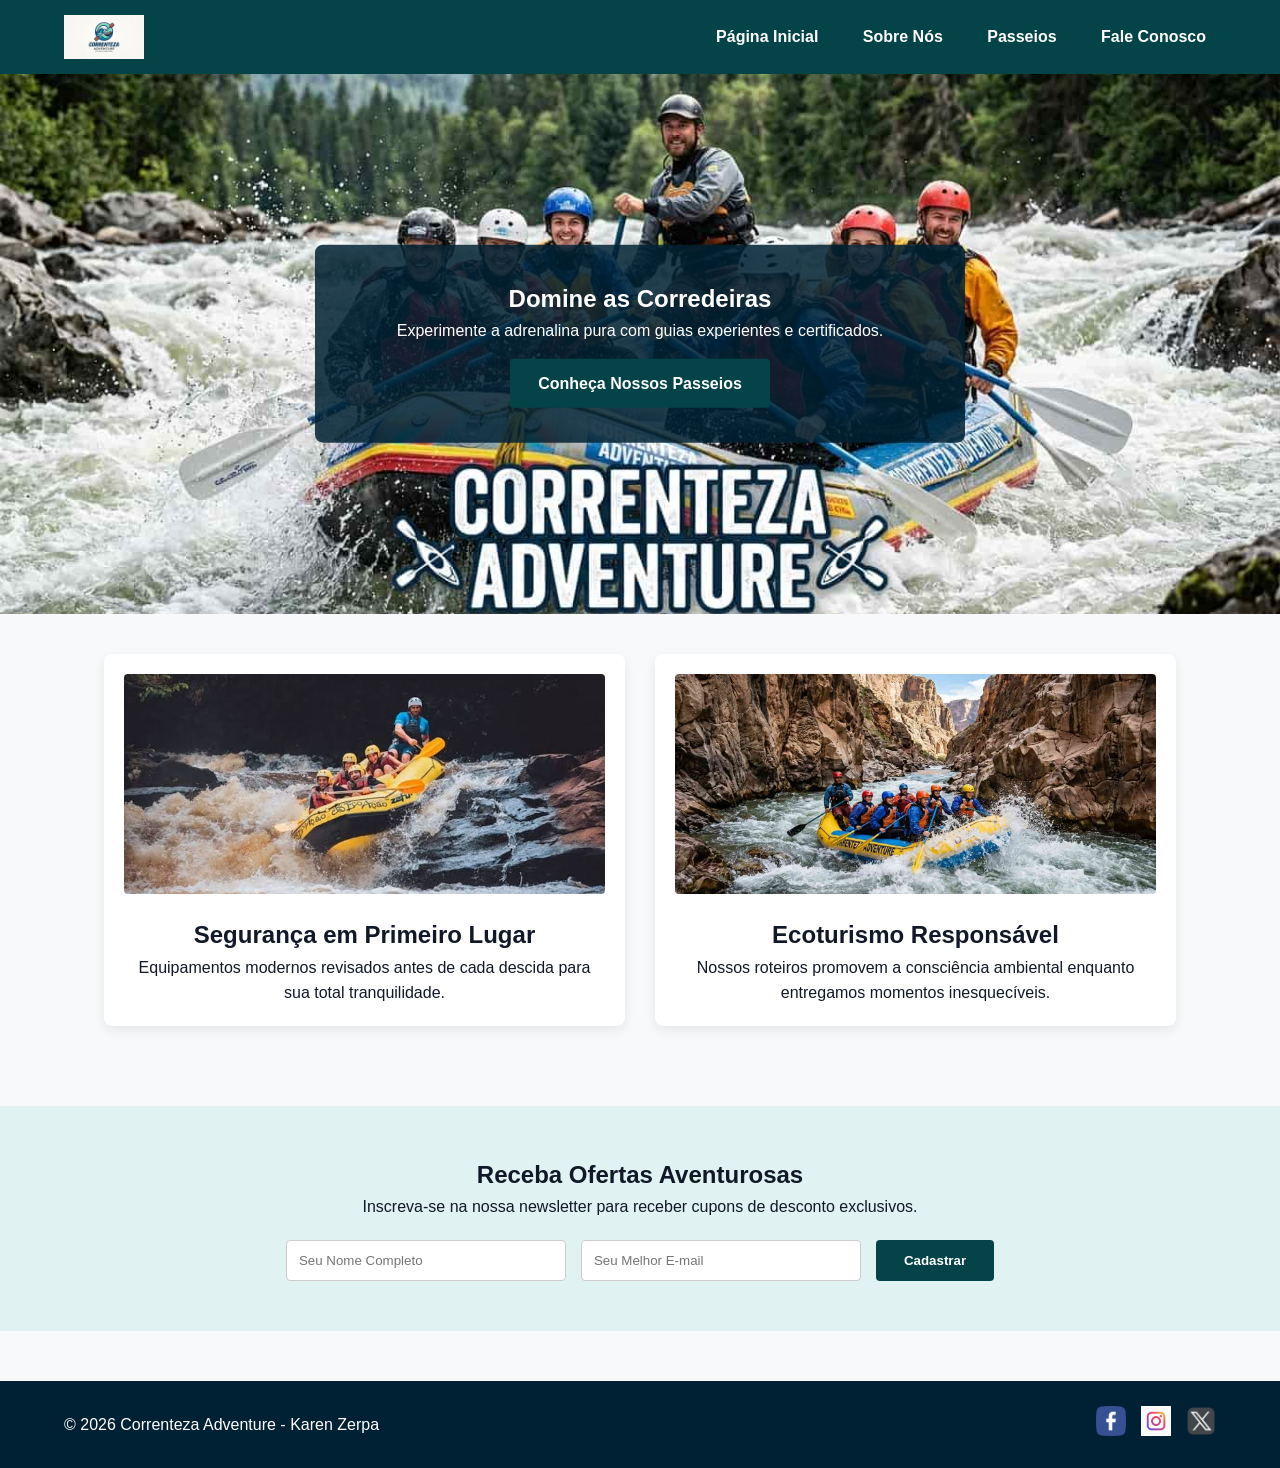
<file: index.html>
<!DOCTYPE html>
<html lang="pt-BR">

<head>
    <meta charset="UTF-8">
    <meta name="viewport" content="width=device-width, initial-scale=1.0">
    <meta name="author" content="Karen Zerpa">
    <meta name="description"
      content="Bem-vindo à Correnteza Adventure. Encontre as melhores aventuras radicais em corredeiras e experiências inesquecíveis de rafting.">
    <title>Página Inicial | Correnteza Adventure</title>
    <link rel="stylesheet" href="styles/rafting.css">
</head>

<body>
    <header class="header-grid">
        <img src="images/logo-rafting.png" alt="Logotipo da Empresa de Rafting" class="logo-img">
        <nav class="nav-flex">
            <a href="index.html">Página Inicial</a>
            <a href="sobre.html">Sobre Nós</a>
            <a href="passeios.html">Passeios</a>
            <a href="contato.html">Fale Conosco</a>
        </nav>
    </header>
    <main>
        <section class="hero-container">
            <img src="images/hero-home.jpg" alt="Equipe praticando rafting" class="hero-img">
            <div class="hero-msg">
                <h1>Domine as Corredeiras</h1>
                <p>Experimente a adrenalina pura com guias experientes e certificados.</p>
                <a href="passeios.html" class="btn-action" style="margin-top: 15px;">Conheça Nossos
                    Passeios</a>
            </div>
        </section>
        <section class="main-grid">
            <div class="grid-card">
                <img src="images/aventura1.jpg" alt="Pessoas remando em corredeira forte">
                <h2>Segurança em Primeiro Lugar</h2>
                <p>Equipamentos modernos revisados antes de cada descida para sua total
                    tranquilidade.</p>
            </div>
            <div class="grid-card">
                <img src="images/aventura2.jpg" alt="Bote de rafting passando por cânions">
                <h2>Ecoturismo Responsável</h2>
                <p>Nossos roteiros promovem a consciência ambiental enquanto entregamos momentos
                    inesquecíveis.</p>
            </div>
        </section>
        <section class="newsletter-section">
            <h2>Receba Ofertas Aventurosas</h2>
            <p>Inscreva-se na nossa newsletter para receber cupons de desconto exclusivos.</p>
            <form action="#" method="post" class="newsletter-form">
                <input type="text" name="news-name" placeholder="Seu Nome Completo" required
                  aria-label="Nome Completo">
                <input type="email" name="news-email" placeholder="Seu Melhor E-mail" required
                  aria-label="E-mail de Contato">
                <button type="submit" class="btn-action">Cadastrar</button>
            </form>
        </section>
    </main>
    <footer class="footer-container">
        <p>&copy; 2026 Correnteza Adventure - Karen Zerpa</p>
        <nav class="socialmedia">
            <a href="https://www.facebook.com" target="_blank" rel="noopener"><img
                  src="images/facebook-icon.png" alt="Ícone do Facebook"></a>
            <a href="https://www.instagram.com" target="_blank" rel="noopener"><img
                  src="images/instagram-icon.jpg" alt="Ícone do Instagram"></a>
            <a href="https://twitter.com" target="_blank" rel="noopener"><img
                  src="images/twitter-icon.png" alt="Ícone do Twitter"></a>
        </nav>
    </footer>
</body>

</html>
</file>
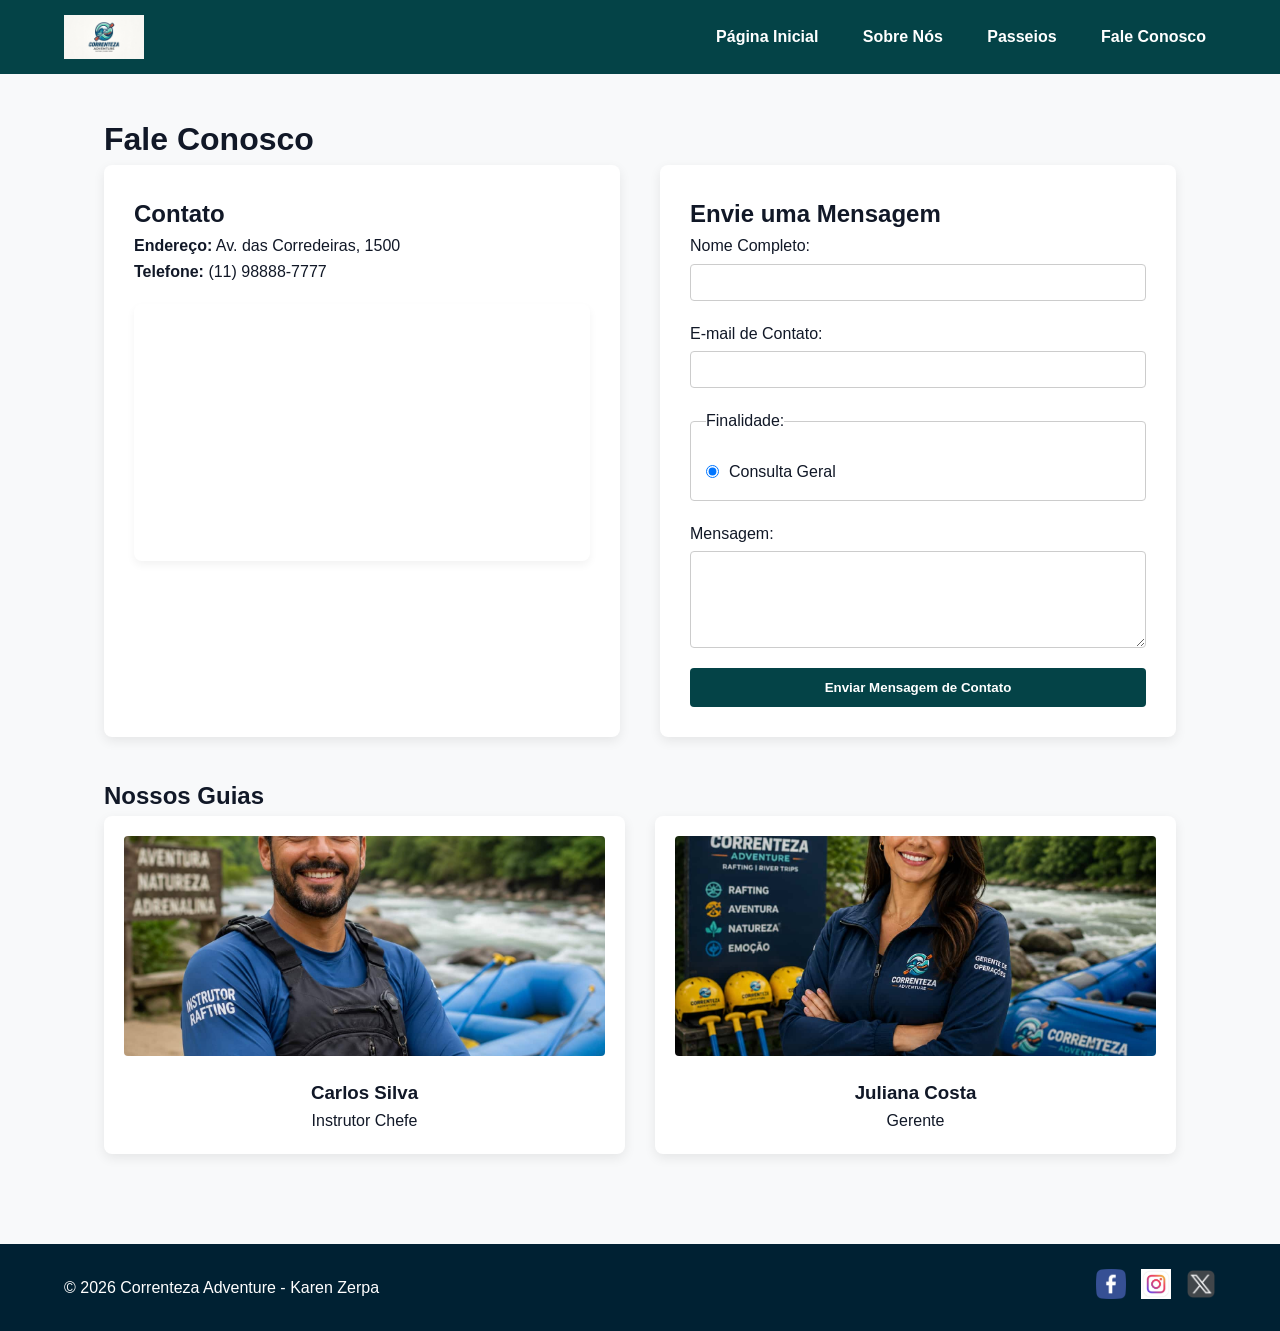
<file: contato.html>
<!DOCTYPE html>
<html lang="pt-BR">

<head>
    <meta charset="UTF-8">
    <meta name="viewport" content="width=device-width, initial-scale=1.0">
    <meta name="author" content="Karen Zerpa">
    <meta name="description"
      content="Planeje sua próxima aventura de rafting! Entre em contato com a Correnteza Adventure para reservas ou dúvidas.">
    <title>Fale Conosco | Correnteza Adventure</title>
    <link rel="stylesheet" href="styles/rafting.css">
</head>

<body>
    <header class="header-grid">
        <img src="images/logo-rafting.png" alt="Logotipo da Empresa de Rafting" class="logo-img">
        <nav class="nav-flex">
            <a href="index.html">Página Inicial</a>
            <a href="sobre.html">Sobre Nós</a>
            <a href="passeios.html">Passeios</a>
            <a href="contato.html">Fale Conosco</a>
        </nav>
    </header>
    <main class="contact-layout">
        <h1>Fale Conosco</h1>
        <section class="contact-upper-grid">
            <div class="company-info-block">
                <h2>Contato</h2>
                <p><strong>Endereço:</strong> Av. das Corredeiras, 1500</p>
                <p><strong>Telefone:</strong> (11) 98888-7777</p>
                <div class="map-embed-container">
                    <iframe src="https://google.com" width="600" height="450" style="border:0;" allowfullscreen=""
                      loading="lazy" referrerpolicy="no-referrer-when-downgrade"
                      title="Mapa de localização da Correnteza Adventure"></iframe>
                </div>
            </div>
            <div class="contact-form-block">
                <h2>Envie uma Mensagem</h2>
                <form action="#" method="post" class="adventure-form">
                    <div class="form-input-group">
                        <label for="username">Nome Completo:</label>
                        <input type="text" id="username" name="username" required>
                    </div>
                    <div class="form-input-group">
                        <label for="useremail">E-mail de Contato:</label>
                        <input type="email" id="useremail" name="useremail" required>
                    </div>
                    <fieldset class="purpose-fieldset">
                        <legend>Finalidade:</legend>
                        <div class="radio-option">
                            <input type="radio" id="geral" name="purpose" value="geral" checked>
                            <label for="geral">Consulta Geral</label>
                        </div>
                    </fieldset>
                    <div class="form-input-group">
                        <label for="message">Mensagem:</label>
                        <textarea id="message" name="message" rows="5" required></textarea>
                    </div>
                    <button type="submit" class="btn-action">Enviar Mensagem de Contato</button>
                </form>
            </div>
        </section>
        <section style="margin-top: 40px;">
            <h2>Nossos Guias</h2>
            <div class="main-grid" style="padding: 0;">
                <figure class="grid-card">
                    <img src="images/funcionario1.jpg" alt="Carlos Silva">
                    <figcaption>
                        <h3>Carlos Silva</h3>
                        <p>Instrutor Chefe</p>
                    </figcaption>
                </figure>
                <figure class="grid-card">
                    <img src="imagens/funcionario2.jpg" alt="Juliana Costa" style="display:none;">
                    <img src="images/funcionario2.jpg" alt="Juliana Costa">
                    <figcaption>
                        <h3>Juliana Costa</h3>
                        <p>Gerente</p>
                    </figcaption>
                </figure>
            </div>
        </section>
    </main>
    <footer class="footer-container">
        <p>&copy; 2026 Correnteza Adventure - Karen Zerpa</p>
        <nav class="socialmedia">
            <a href="https://www.facebook.com" target="_blank" rel="noopener"><img
                  src="images/facebook-icon.png" alt="Ícone do Facebook"></a>
            <a href="https://www.instagram.com" target="_blank" rel="noopener"><img
                  src="images/instagram-icon.jpg" alt="Ícone do Instagram"></a>
            <a href="https://twitter.com" target="_blank" rel="noopener"><img
                  src="images/twitter-icon.png" alt="Ícone do Twitter"></a>
        </nav>
    </footer>
</body>

</html>
</file>
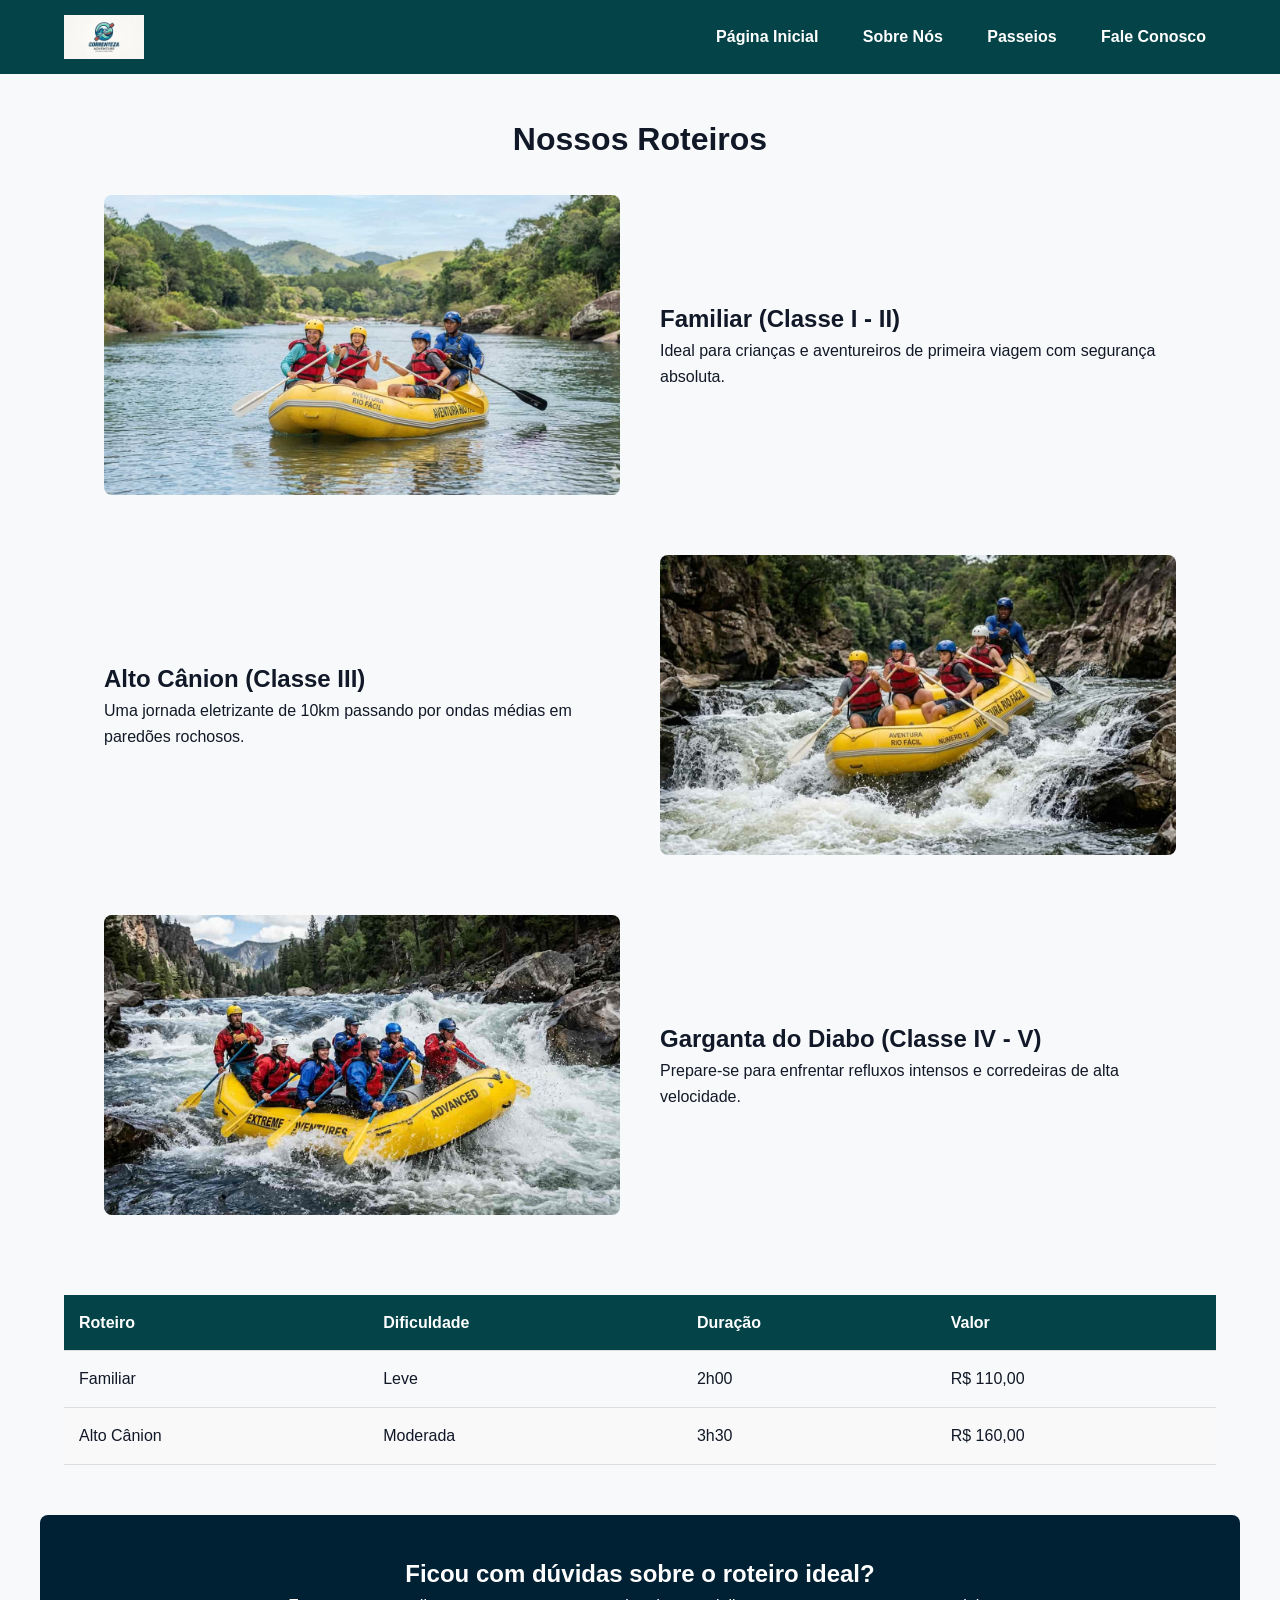
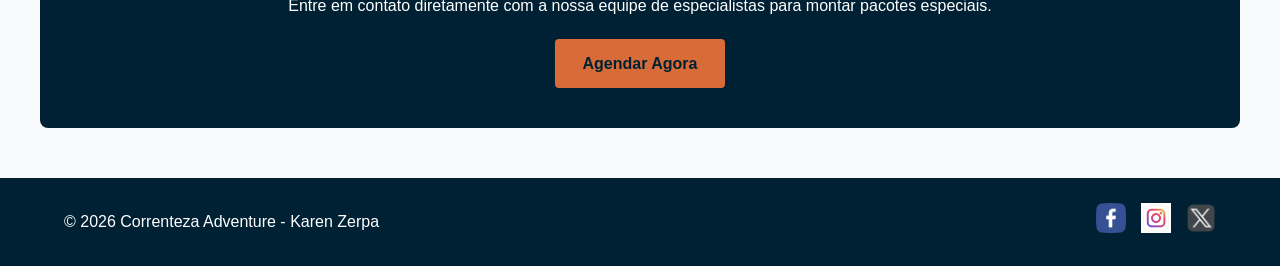
<file: passeios.html>
<!DOCTYPE html>
<html lang="pt-BR">

<head>
    <meta charset="UTF-8">
    <meta name="viewport" content="width=device-width, initial-scale=1.0">
    <meta name="author" content="Karen Zerpa">
    <meta name="description"
      content="Explore as opções de passeios de rafting oferecidas pela Correnteza Adventure. Confira tabelas de preços e dificuldades.">
    <title>Passeios | Correnteza Adventure</title>
    <link rel="stylesheet" href="styles/rafting.css">
</head>

<body>
    <header class="header-grid">
        <img src="images/logo-rafting.png" alt="Logotipo da Empresa de Rafting" class="logo-img">
        <nav class="nav-flex">
            <a href="index.html">Página Inicial</a>
            <a href="sobre.html">Sobre Nós</a>
            <a href="passeios.html">Passeios</a>
            <a href="contato.html">Fale Conosco</a>
        </nav>
    </header>
    <main>
        <h1 style="text-align: center; margin-top: 40px;">Nossos Roteiros</h1>
        <section class="trip-offer">
            <img src="images/passeio-iniciante.jpg" alt="Rafting em família">
            <div>
                <h2>Familiar (Classe I - II)</h2>
                <p>Ideal para crianças e aventureiros de primeira viagem com segurança absoluta.</p>
            </div>
        </section>
        <section class="trip-offer">
            <div>
                <h2>Alto Cânion (Classe III)</h2>
                <p>Uma jornada eletrizante de 10km passando por ondas médias em paredões rochosos.
                </p>
            </div>
            <img src="images/passeio-intermediario.jpg" alt="Bote enfrentando quedas">
        </section>
        <section class="trip-offer">
            <img src="images/passeio-avançado.jpg" alt="Rafting radical">
            <div>
                <h2>Garganta do Diabo (Classe IV - V)</h2>
                <p>Prepare-se para enfrentar refluxos intensos e corredeiras de alta velocidade.</p>
            </div>
        </section>
        <section class="table-responsive">
            <table>
                <thead>
                    <tr>
                        <th>Roteiro</th>
                        <th>Dificuldade</th>
                        <th>Duração</th>
                        <th>Valor</th>
                    </tr>
                </thead>
                <tbody>
                    <tr>
                        <td>Familiar</td>
                        <td>Leve</td>
                        <td>2h00</td>
                        <td>R$ 110,00</td>
                    </tr>
                    <tr>
                        <td>Alto Cânion</td>
                        <td>Moderada</td>
                        <td>3h30</td>
                        <td>R$ 160,00</td>
                    </tr>
                </tbody>
            </table>
        </section>
        <section
          style="background-color: var(--accent-color); color: var(--text-light); text-align: center; padding: 40px 5%; margin: 30px auto; max-width: 1200px; border-radius: 8px;">
            <h2>Ficou com dúvidas sobre o roteiro ideal?</h2>
            <p style="margin-bottom: 20px;">Entre em contato diretamente com a nossa equipe de
                especialistas para montar pacotes especiais.</p>
            <a href="contato.html" class="btn-action"
              style="background-color: var(--secondary-color); color: var(--accent-color);">Agendar
                Agora</a>
        </section>
    </main>
    <footer class="footer-container">
        <p>&copy; 2026 Correnteza Adventure - Karen Zerpa</p>
        <nav class="socialmedia">
            <a href="https://www.facebook.com" target="_blank" rel="noopener"><img
                  src="images/facebook-icon.png" alt="Ícone do Facebook"></a>
            <a href="https://www.instagram.com" target="_blank" rel="noopener"><img
                  src="images/instagram-icon.jpg" alt="Ícone do Instagram"></a>
            <a href="https://twitter.com" target="_blank" rel="noopener"><img
                  src="images/twitter-icon.png" alt="Ícone do Twitter"></a>
        </nav>
    </footer>
</body>

</html>
</file>
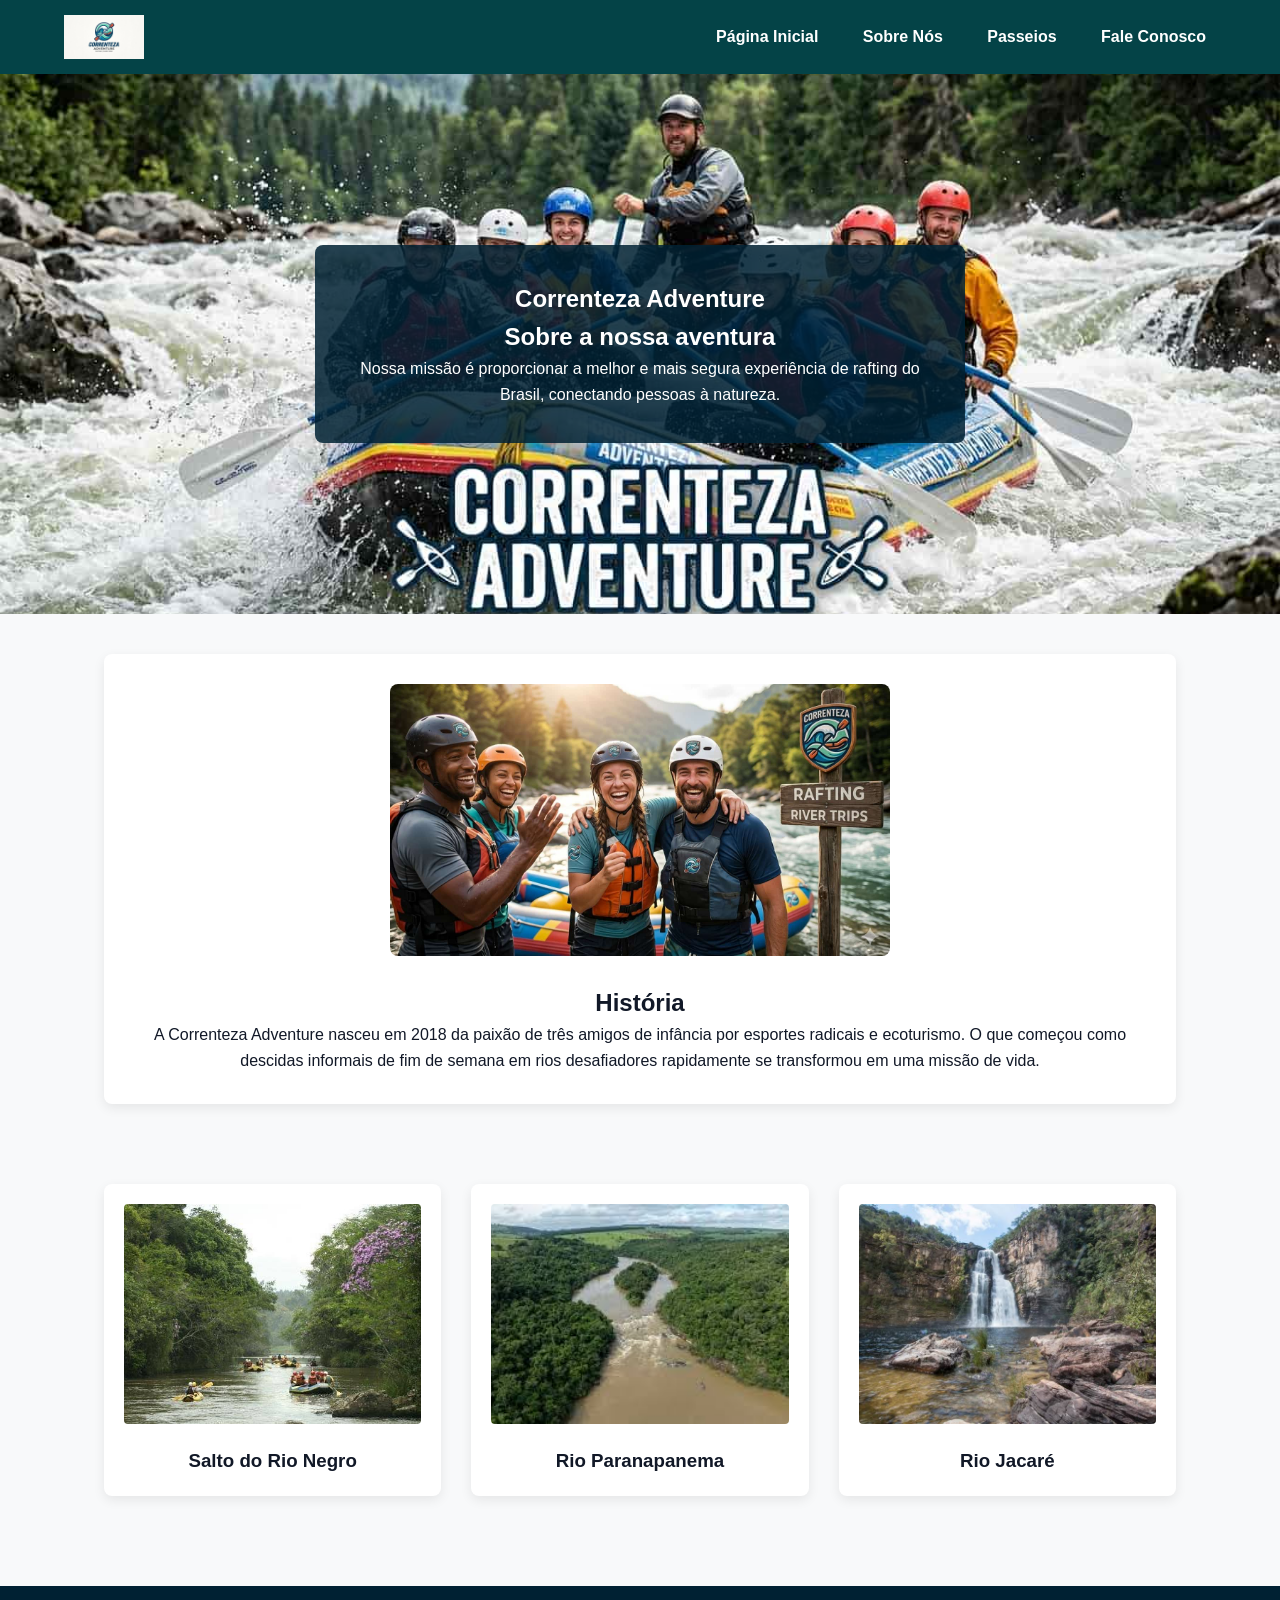
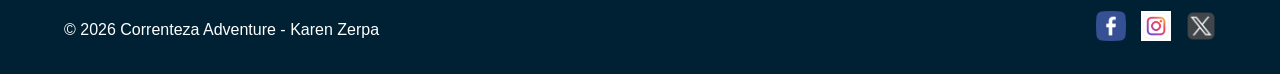
<file: sobre.html>
<!DOCTYPE html>
<html lang="pt-BR">

<head>
    <meta charset="UTF-8">
    <meta name="viewport" content="width=device-width, initial-scale=1.0">
    <meta name="author" content="Karen Zerpa">
    <meta name="description"
      content="Saiba mais sobre a nossa empresa de rafting, nossa história emocionante nas corredeiras e nossa missão de levar aventura.">
    <title>Sobre Nós | Correnteza Adventure</title>
    <link rel="stylesheet" href="styles/rafting.css">
</head>

<body>
    <header class="header-grid">
        <img src="images/logo-rafting.png" alt="Logotipo da Empresa de Rafting" class="logo-img">
        <nav class="nav-flex">
            <a href="index.html">Página Inicial</a>
            <a href="sobre.html">Sobre Nós</a>
            <a href="passeios.html">Passeios</a>
            <a href="contato.html">Fale Conosco</a>
        </nav>
    </header>
    <main>
        <section class="hero-container">
            <img src="images/hero-home.jpg" alt="Equipe praticando rafting" class="hero-img">
            <div class="hero-msg">
                <h1>Correnteza Adventure</h1>
                <article>
                    <h2>Sobre a nossa aventura</h2>
                    <p>Nossa missão é proporcionar a melhor e mais segura experiência de rafting do
                        Brasil, conectando pessoas à natureza.</p>
                </article>
            </div>
        </section>
        <section class="main-grid">
            <div class="full-width-card" style="text-align: center;">
                <img src="images/cliente-feliz.jpg" alt="Cliente sorrindo"
                  style="max-width: 500px; height: auto; border-radius: 8px; margin-bottom: 20px;">
                <h2>História</h2>
                <p>A Correnteza Adventure nasceu em 2018 da paixão de três amigos de infância por
                    esportes radicais e ecoturismo. O que começou como descidas informais de fim de
                    semana em rios desafiadores rapidamente se transformou em uma missão de vida.
                </p>
            </div>
        </section>
        <section class="main-grid">
            <div class="grid-card">
                <img src="images/aventura1.1.jpg" alt="Salto do Rio Negro">
                <h3>Salto do Rio Negro</h3>
            </div>
            <div class="grid-card">
                <img src="images/aventura2.2.jpg" alt="Rio Paranapanema">
                <h3>Rio Paranapanema</h3>
            </div>
            <div class="grid-card">
                <img src="images/aventura3.jpg" alt="Rio Jacaré">
                <h3>Rio Jacaré</h3>
            </div>
        </section>
    </main>
    <footer class="footer-container">
        <p>&copy; 2026 Correnteza Adventure - Karen Zerpa</p>
        <nav class="socialmedia">
            <a href="https://www.facebook.com" target="_blank" rel="noopener"><img
                  src="images/facebook-icon.png" alt="Ícone do Facebook"></a>
            <a href="https://www.instagram.com" target="_blank" rel="noopener"><img
                  src="images/instagram-icon.jpg" alt="Ícone do Instagram"></a>
            <a href="https://twitter.com" target="_blank" rel="noopener"><img
                  src="images/twitter-icon.png" alt="Ícone do Twitter"></a>
        </nav>
    </footer>
</body>

</html>
</file>
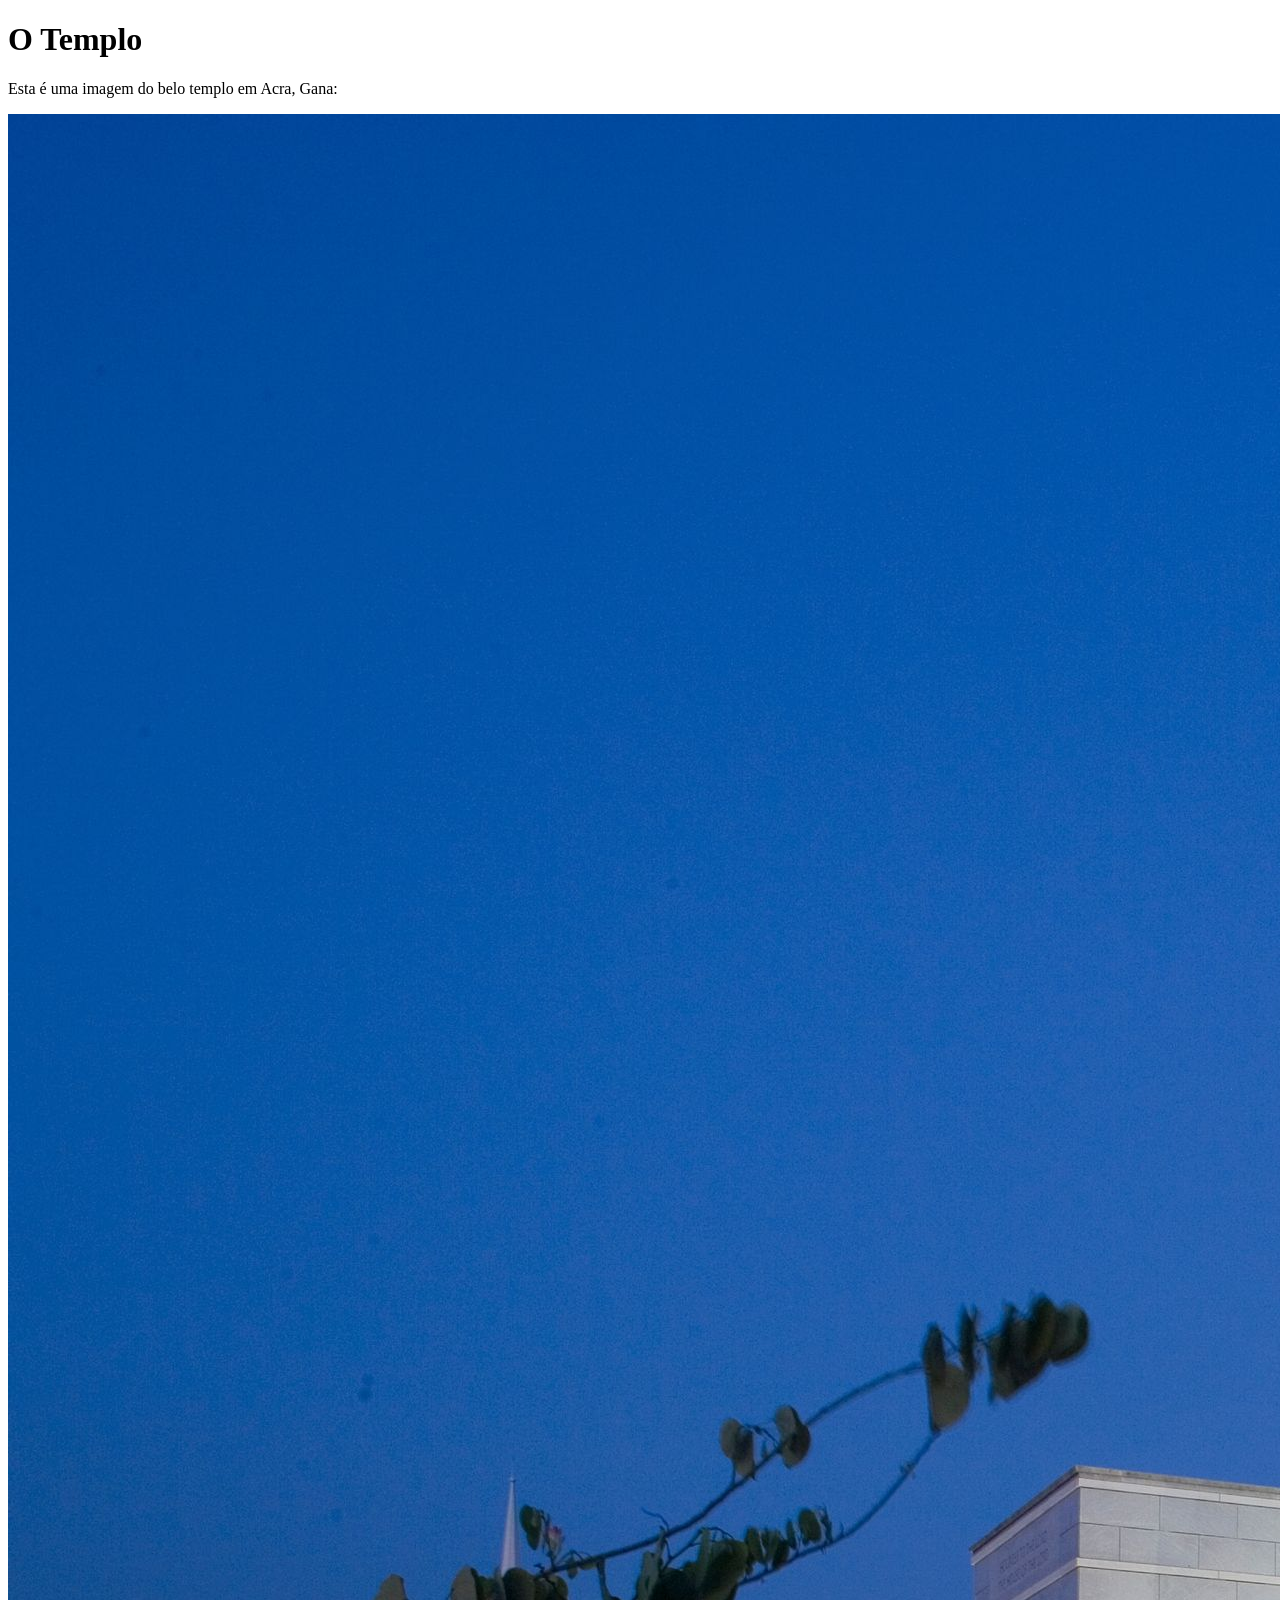
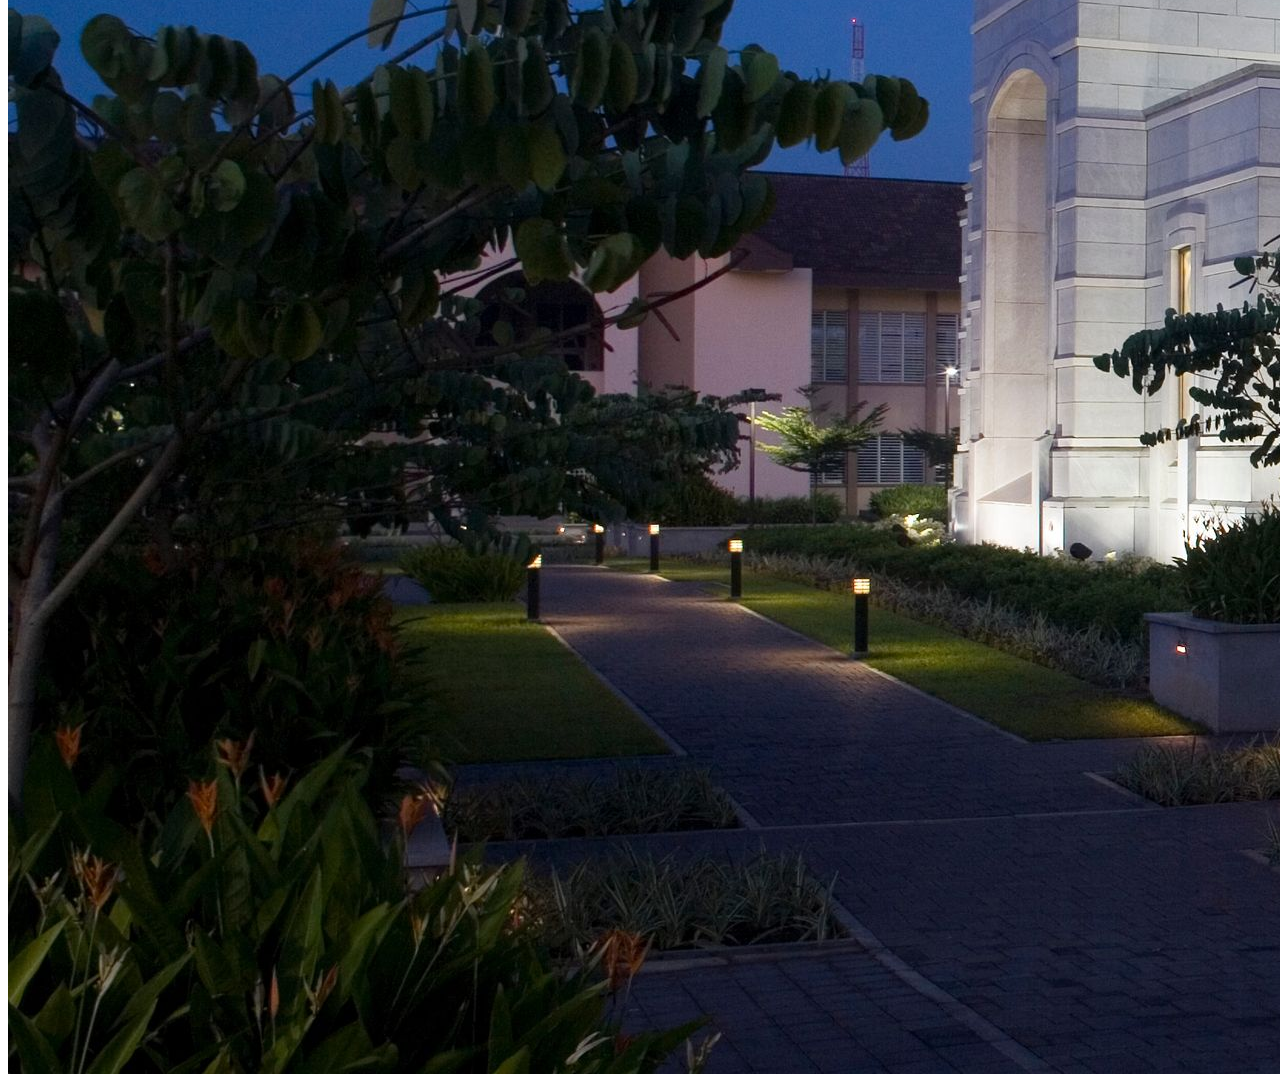
<file: semana01/imagens.html>
<!DOCTYPE html>
<html lang="pt-br">
<head>
    <meta charset="UTF-8">
    <meta name="viewport" content="width=device-width, initial-scale=1.0">
    <title>Imagem do Templo</title>
</head>
<body>
    <h1>O Templo</h1>
    <p>Esta é uma imagem do belo templo em Acra, Gana:</p>
    <img src="imagens/templo-largo.jpeg" alt="O Templo de Acra, Gana">
    
</body>
</html>
</file>
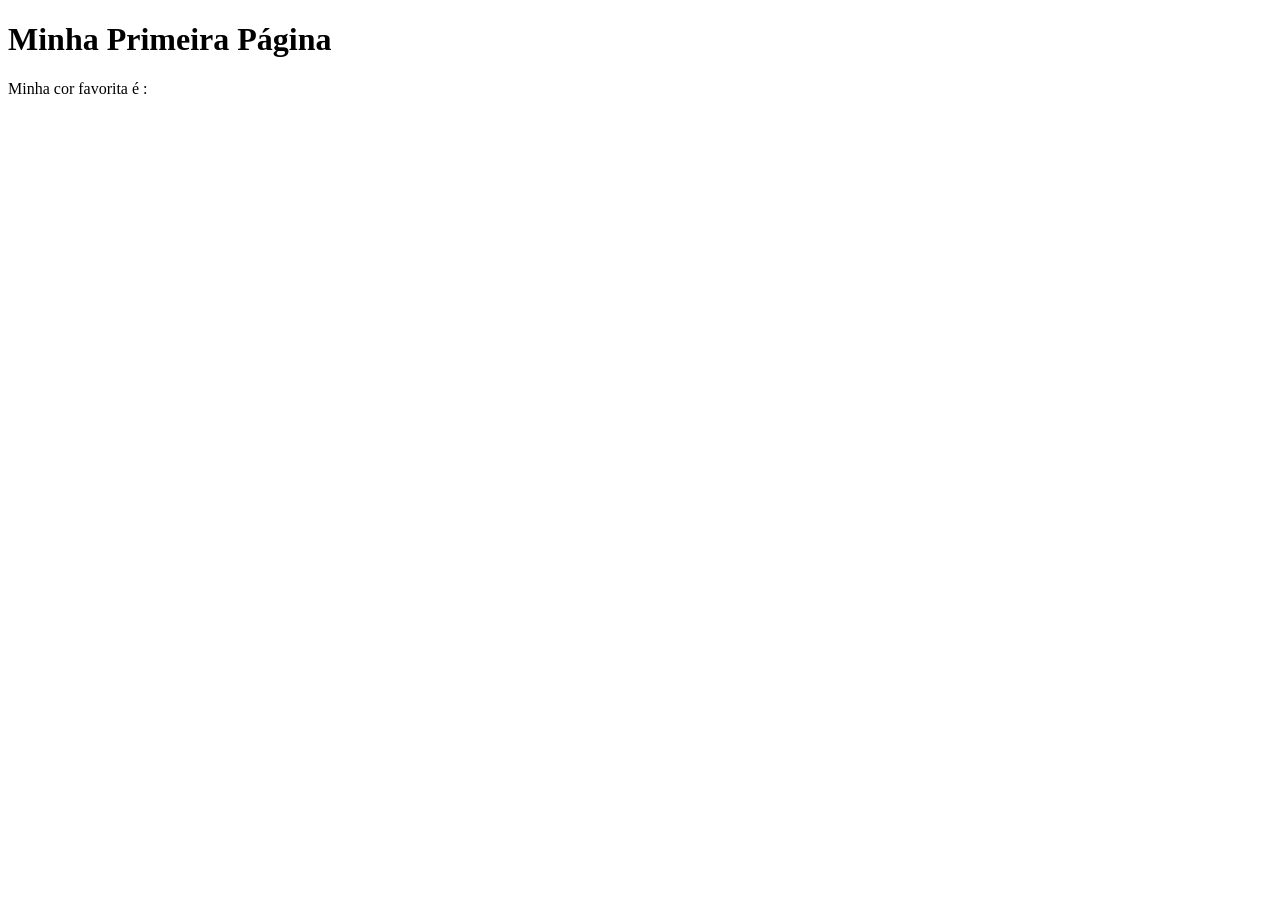
<file: semana01/primeira-pagina.html>
<!DOCTYPE html>
<html lang="pt-br">
<head>
    <meta charset="UTF-8">
    <meta name="viewport" content="width=device-width, initial-scale=1.0">
    <title>Minha Primeira Página</title>
</head>
<body>
    <h1>Minha Primeira Página</h1>
    <p>Minha cor favorita é : </p>
</body>
</html>
</file>
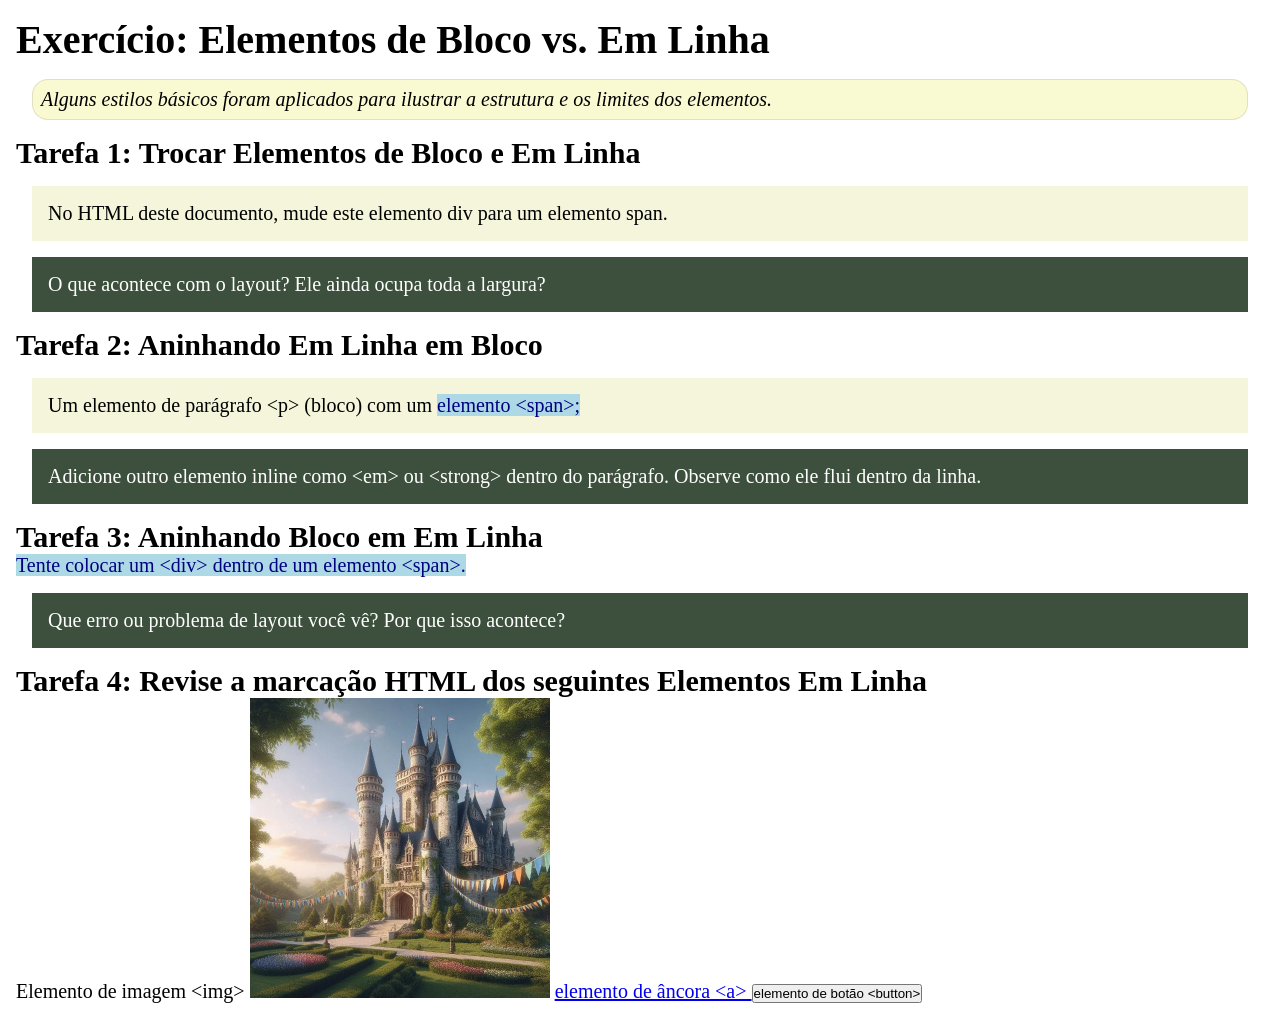
<file: semana02/bloco-vs-inline.html>
<!DOCTYPE html>
<html lang="pt-br">

<head>
    <meta charset="UTF-8">
    <meta name="viewport" content="width=device-width, initial-scale=1.0">
    <title>Exercício: Elementos de Bloco vs. Inline</title>
    <link rel="stylesheet" href="estilos/bloco-vs-inline.css">
</head>

<body>
    <main>
        <h1>Exercício: Elementos de Bloco vs. Em Linha</h1>
        <p class="note">Alguns estilos básicos foram aplicados para ilustrar a estrutura e os limites dos elementos.</p>

        <h2>Tarefa 1: Trocar Elementos de Bloco e Em Linha</h2>
        <div>No HTML deste documento, mude este elemento div para um elemento span.</div>

        <p class="question">O que acontece com o layout? Ele ainda ocupa toda a largura?</p>

        <h2>Tarefa 2: Aninhando Em Linha em Bloco</h2>
        <p>Um elemento de parágrafo &lt;p&gt; (bloco) com um <span>elemento &lt;span&gt;;</span></p>
        <p class="question">Adicione outro elemento inline como &lt;em&gt; ou &lt;strong&gt; dentro do parágrafo.
            Observe como ele flui dentro da linha.</p>

        <h2>Tarefa 3: Aninhando Bloco em Em Linha</h2>
        <span>Tente colocar um &lt;div&gt; dentro de um elemento &lt;span&gt;.</span>
        <p class="question">Que erro ou problema de layout você vê? Por que isso acontece?</p>


        <h2>Tarefa 4: Revise a marcação HTML dos seguintes Elementos Em Linha</h2>
        Elemento de imagem &lt;img&gt;
        <img src="imagens/castelo.webp" alt="imagem (imagens estão em linha)" width="300" height="300">
        <a href="https://churchofjesuschrist.org">elemento de âncora &lt;a&gt; </a>
        <button type="button">elemento de botão &lt;button&gt;</button>
    </main>
</body>

</html>
</file>
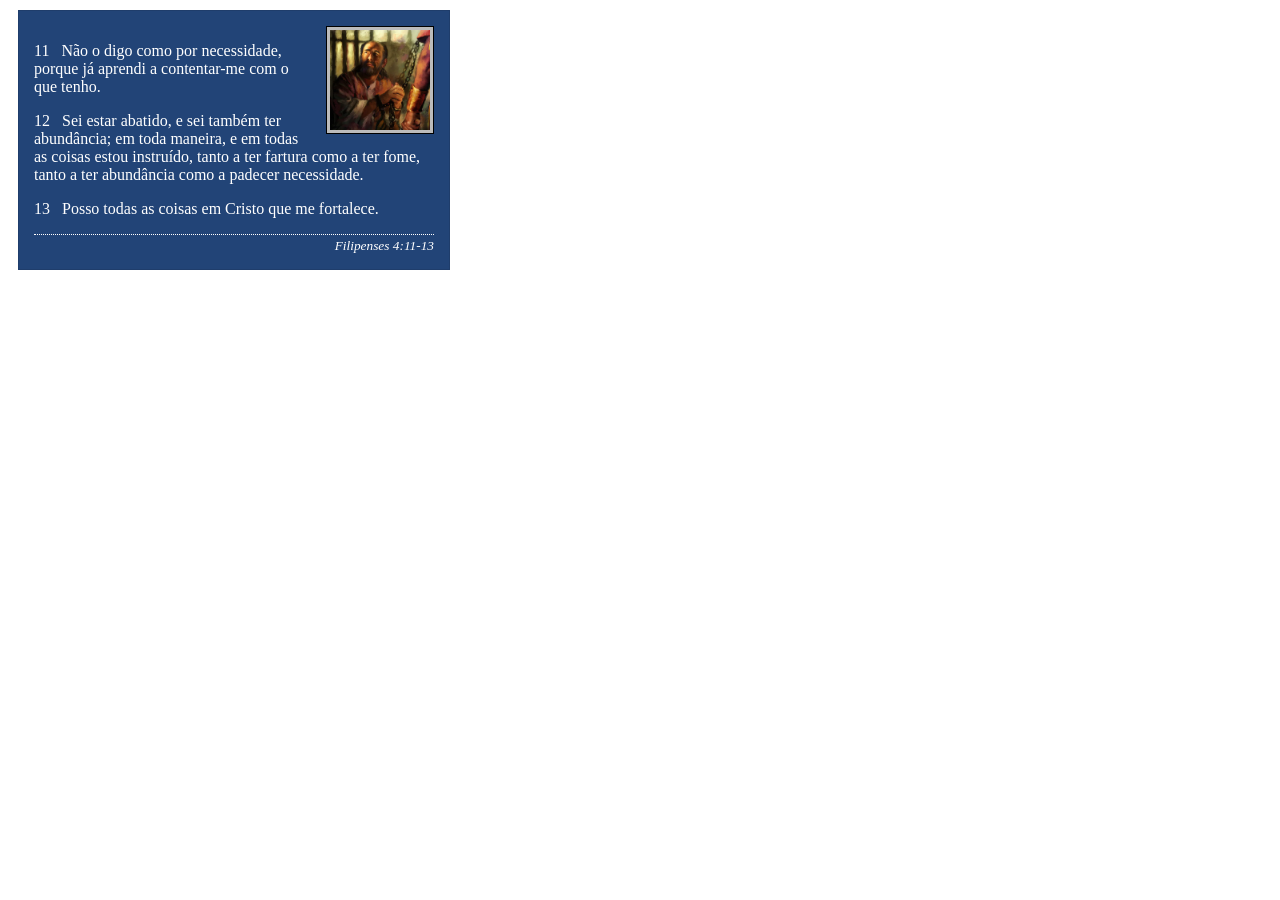
<file: semana02/box-model-solucao.html>
<!DOCTYPE html>
<html lang="pt-br">

<head>
    <meta charset="UTF-8">
    <meta name="viewport" content="width=device-width, initial-scale=1.0">
    <title>Atividade de Box Model</title>
    <link rel="stylesheet" href="estilos/box-model-solucao.css">
</head>

<body>
    <main>
        <div class="callout">
            <img src="imagens/apostolo-paulo-preso.webp" alt="Apóstolo Paulo - Preso em Roma" width="200" height="200">
            <blockquote>
                <p>11 &nbsp; Não o digo como por necessidade, porque já aprendi a contentar-me com o que tenho.</p>
                <p>12 &nbsp; Sei estar abatido, e sei também ter abundância; em toda maneira, e em todas as coisas estou
                    instruído, tanto a ter fartura como a ter fome, tanto a ter abundância como a padecer necessidade.
                </p>
                <p>13 &nbsp; Posso todas as coisas em Cristo que me fortalece.</p>
            </blockquote>
            <cite>Filipenses 4:11-13</cite>
        </div>
    </main>
</body>

</html>
</file>
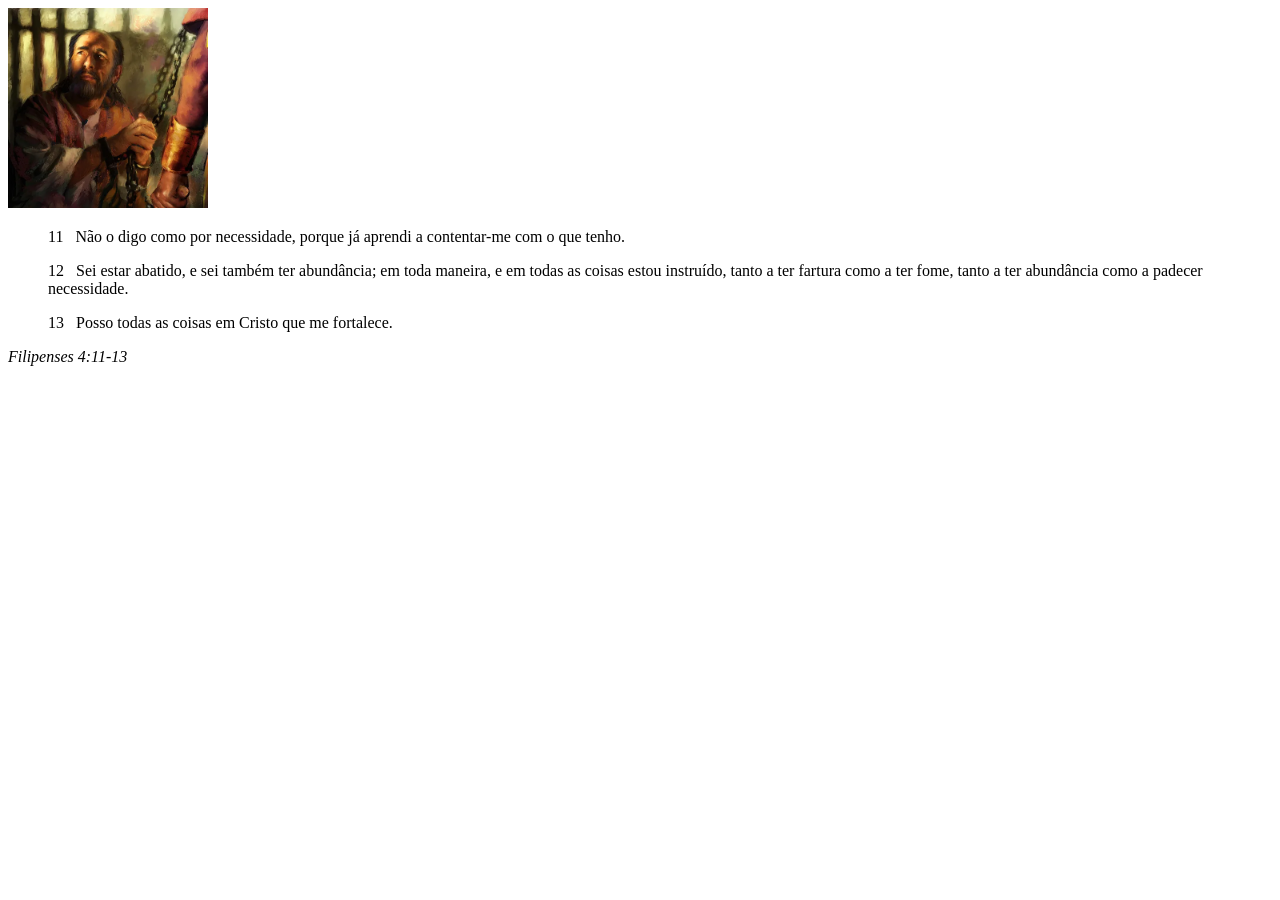
<file: semana02/box-model.html>
<!DOCTYPE html>
<html lang="pt-br">
<head>
    <meta charset="UTF-8">
    <meta name="viewport" content="width=device-width, initial-scale=1.0">
    <title>Atividade de Box Model</title>
</head>
<body>
    <main>
        <div class="callout">
            <img src="imagens/apostolo-paulo-preso.webp" alt="Apóstolo Paulo - Preso em Roma" width="200" height="200">
            <blockquote>
                <p>11 &nbsp; Não o digo como por necessidade, porque já aprendi a contentar-me com o que tenho.</p>
                <p>12 &nbsp; Sei estar abatido, e sei também ter abundância; em toda maneira, e em todas as coisas estou instruído, tanto a ter fartura como a ter fome, tanto a ter abundância como a padecer necessidade.</p>
                <p>13 &nbsp; Posso todas as coisas em Cristo que me fortalece.</p>
            </blockquote>
            <cite>Filipenses 4:11-13</cite>
        </div>
    </main>
</body>
</html>
</file>
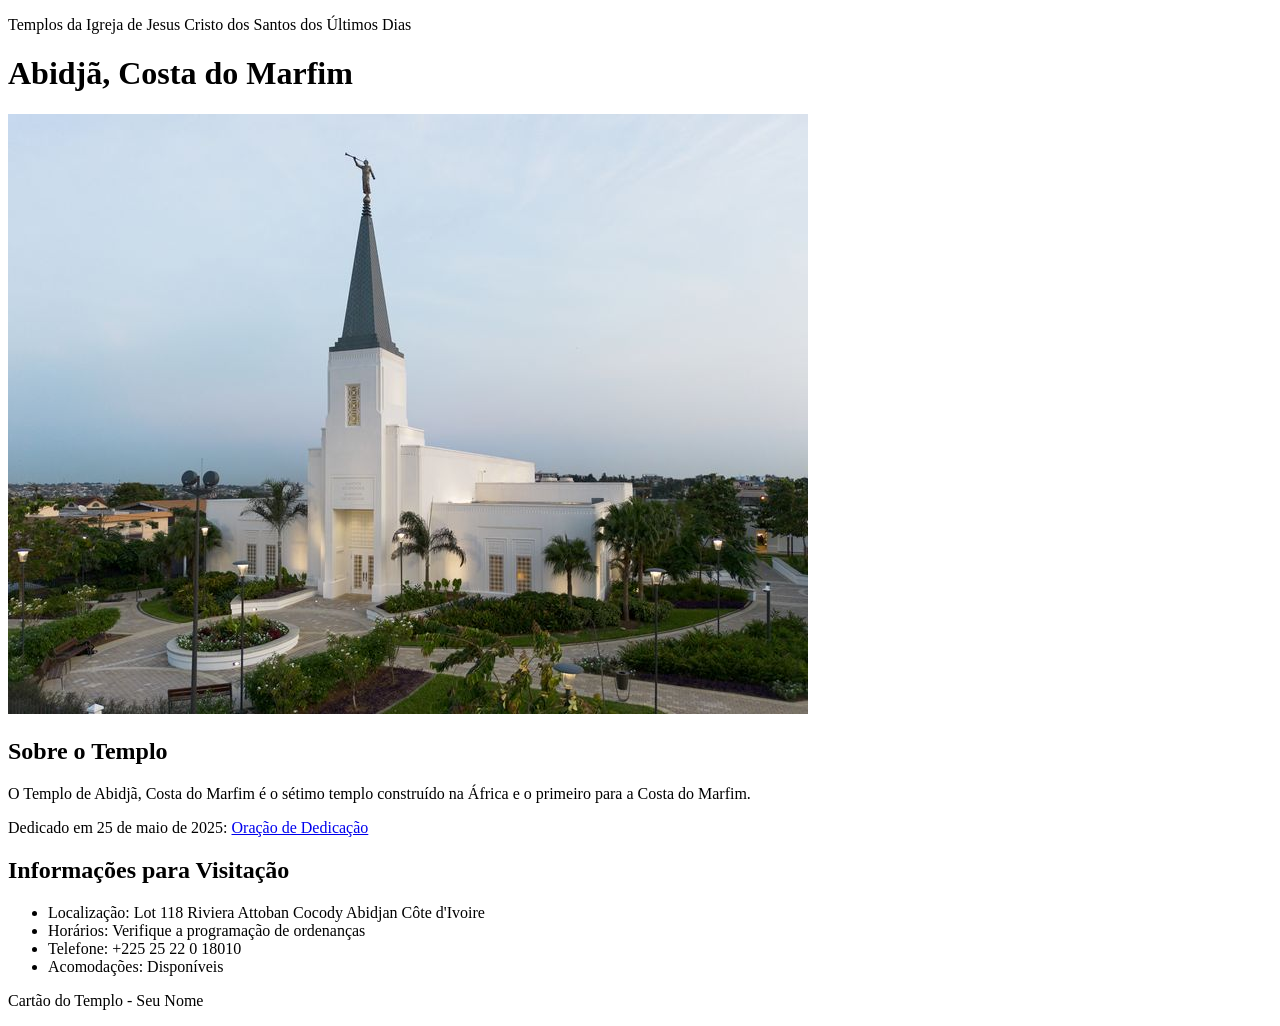
<file: semana02/templo.html>
<!DOCTYPE html>
<html lang="pt-br">

<head>
    <meta charset="UTF-8">
    <meta name="viewport" content="width=device-width, initial-scale=1.0">
    <title>Cartão do Templo - Abidjã, Costa do Marfim</title>
</head>

<body>
    <header>
        <p>Templos da Igreja de Jesus Cristo dos Santos dos Últimos Dias</p>
    </header>
    <main>
        <h1>Abidjã, Costa do Marfim</h1>
        <picture>
            <img src="imagens/abidja-costa-do-marfim.jpeg" alt="Templo de Abidjã, Costa do Marfim">
        </picture>
        <section>
            <h2>Sobre o Templo</h2>
            <p>O Templo de Abidjã, Costa do Marfim é o sétimo templo construído na África e o primeiro para a Costa do Marfim.</p>
            <p>Dedicado em 25 de maio de 2025: <a
                    href="https://www.churchofjesuschrist.org/temples/dedicatory-prayer/abidjan-ivory-coast-temple/2025-05-25?lang=eng"
                    target="_blank" rel="noopener noreferrer">Oração de Dedicação</a></p>
        </section>
        <section>
            <h2>Informações para Visitação</h2>
            <ul>
                <li>Localização: Lot 118 Riviera Attoban Cocody Abidjan Côte d'Ivoire</li>
                <li>Horários: Verifique a programação de ordenanças</li>
                <li>Telefone: +225 25 22 0 18010</li>
                <li>Acomodações: Disponíveis</li>
            </ul>
        </section>
    </main>
    <footer>
        <p>Cartão do Templo - Seu Nome</p>
    </footer>
</body>

</html>
</file>
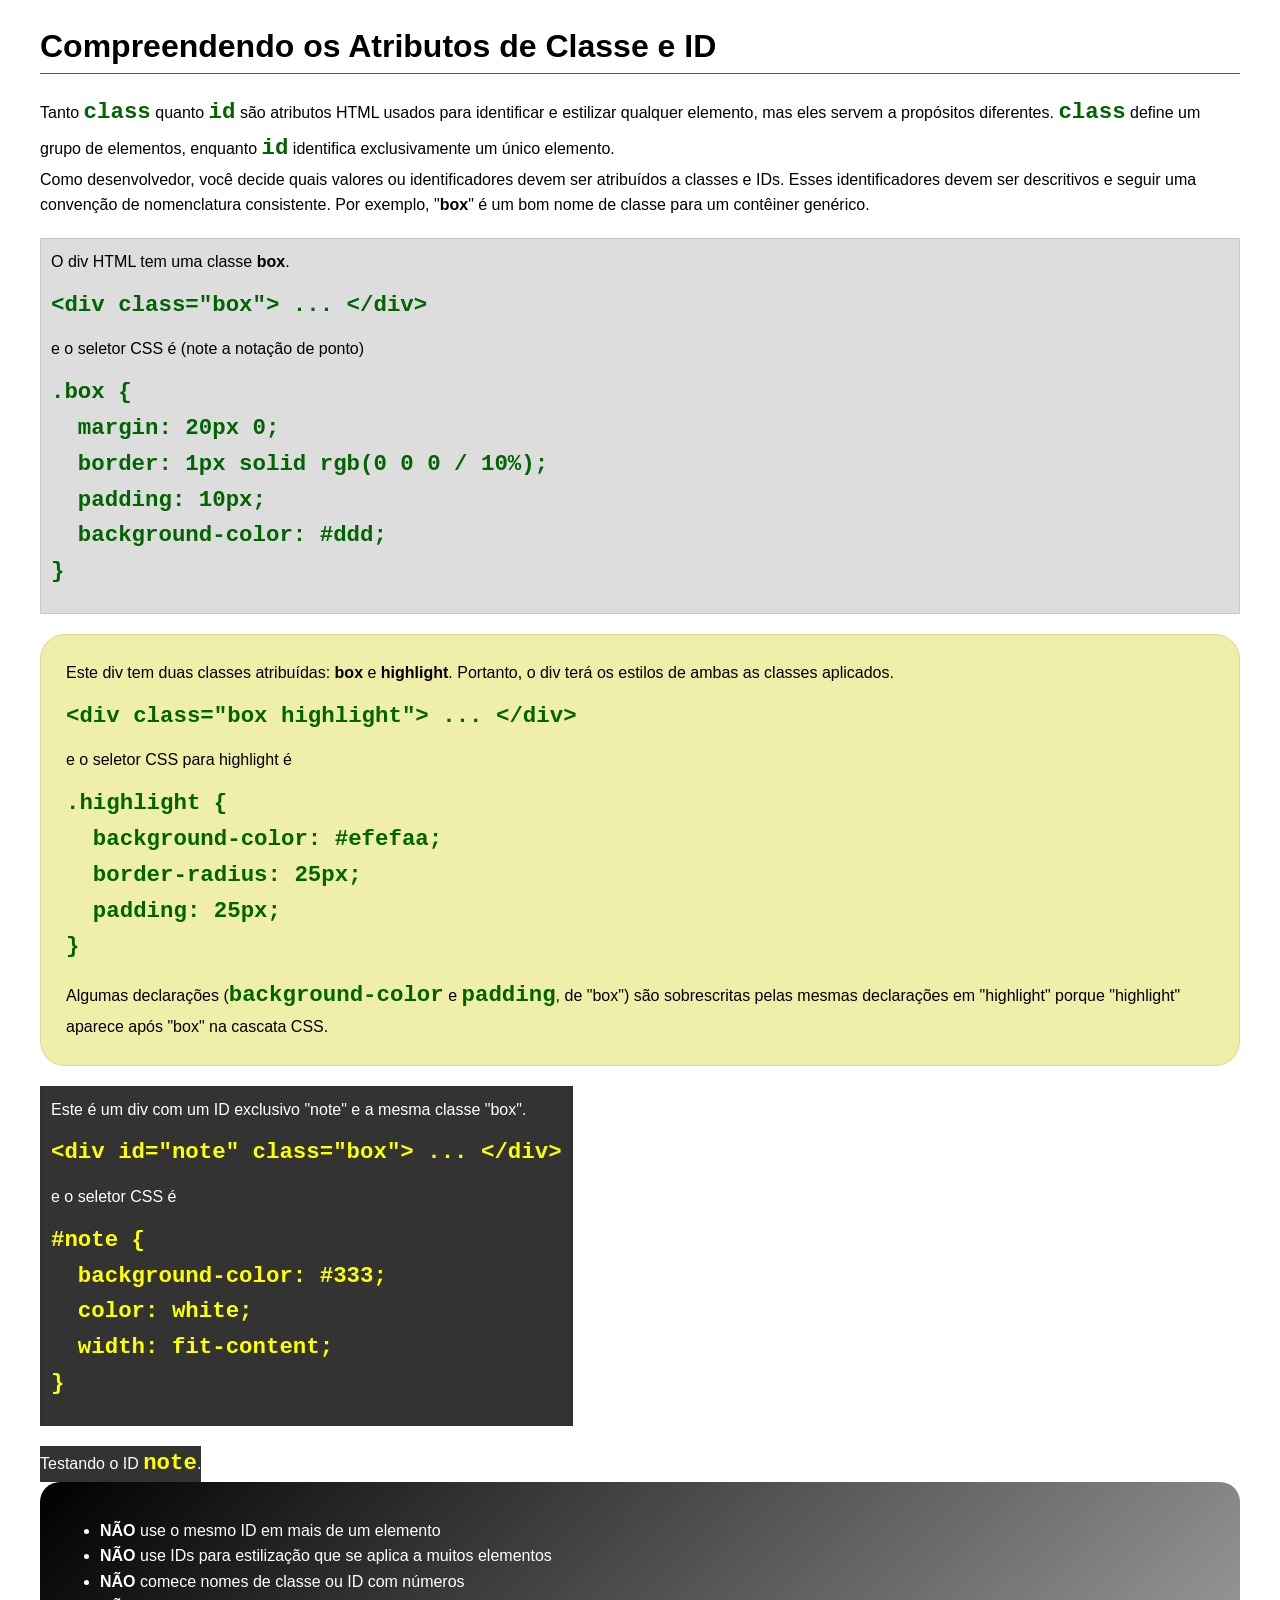
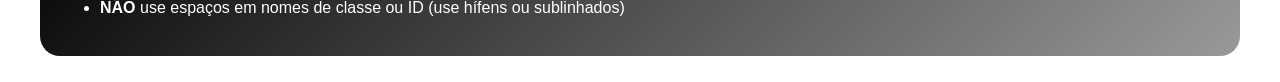
<file: semana03/classe-e-id.html>
<!DOCTYPE html>
<html lang="pt-br">

<head>
    <meta charset="UTF-8">
    <meta name="viewport" content="width=device-width, initial-scale=1.0">
    <title>Atributos de Classe vs ID</title>
    <link rel="stylesheet" href="estilos/classe-e-id.css">
</head>

<body>
    <h1>Compreendendo os Atributos de Classe e ID</h1>
    <p>Tanto <code>class</code> quanto <code>id</code> são atributos HTML usados para identificar e estilizar qualquer
        elemento, mas eles servem a propósitos diferentes. <code>class</code> define um grupo de elementos, enquanto
        <code>id</code> identifica exclusivamente um único elemento.
    </p>
    <p>Como desenvolvedor, você decide quais valores ou identificadores devem ser atribuídos a classes e IDs. Esses
        identificadores devem ser descritivos e seguir uma convenção de nomenclatura consistente. Por exemplo,
        "<strong>box</strong>" é um bom nome de classe para um contêiner genérico.</p>
    <div class="box">
        <p>O div HTML tem uma classe <strong>box</strong>.</p>
        <pre><code class="html">&lt;div class="box"&gt; ... &lt;/div&gt;</code></pre>
        e o seletor CSS é (note a notação de ponto)
        <pre><code class="css">.box {
  margin: 20px 0;
  border: 1px solid rgb(0 0 0 / 10%);
  padding: 10px;
  background-color: #ddd; 
}</code></pre>
    </div>

    <div class="box highlight">
        <p>Este div tem duas classes atribuídas: <strong>box</strong> e <strong>highlight</strong>. Portanto, o div terá
            os estilos de ambas as classes aplicados.</p>
        <pre><code class="html">&lt;div class="box highlight"&gt; ... &lt;/div&gt;</code></pre>
        e o seletor CSS para highlight é
        <pre><code class="css">.highlight {
  background-color: #efefaa;
  border-radius: 25px;
  padding: 25px;
}</code></pre>
        <p>Algumas declarações (<code>background-color</code> e <code>padding</code>, de "box") são sobrescritas pelas
            mesmas declarações em "highlight" porque "highlight" aparece após "box" na cascata CSS.</p>
    </div>

    <div id="note" class="box">
        <p>Este é um div com um ID exclusivo "note" e a mesma classe "box".</p>
        <pre><code class="html">&lt;div id="note" class="box"&gt; ... &lt;/div&gt;</code></pre>
        e o seletor CSS é
        <pre><code class="css">#note {
  background-color: #333;
  color: white;
  width: fit-content;
}</code></pre>
    </div>

    <div id="note">
        <p>Testando o ID <code>note</code>.</p>
    </div>

    <section id="melhor-pratica">
        <ul>
            <li><strong>NÃO</strong> use o mesmo ID em mais de um elemento</li>
            <li><strong>NÃO</strong> use IDs para estilização que se aplica a muitos elementos</li>
            <li><strong>NÃO</strong> comece nomes de classe ou ID com números</li>
            <li><strong>NÃO</strong> use espaços em nomes de classe ou ID (use hífens ou sublinhados)</li>
        </ul>
    </section>

    <br>

</body>

</html>
</file>
<file: styles/rafting.css>
:root {
  --primary-color: #044347;
  --secondary-color: #d76c38;
  --accent-color: #002133;
  --light-bg: #f8f9fa;
  --text-dark: #111827;
  --text-light: #ffffff;
}

* {
  box-sizing: border-box;
  margin: 0;
  padding: 0;
}

body {
  font-family: 'Segoe UI', Tahoma, Geneva, Verdana, sans-serif;
  color: var(--text-dark);
  background-color: var(--light-bg);
  line-height: 1.6;
}

.header-grid {
  display: flex;
  justify-content: space-between;
  align-items: center;
  padding: 15px 5%;
  background-color: var(--primary-color);
  color: var(--text-light);
}

.logo-img {
  width: 80px;
  height: auto;
}

.nav-flex a {
  color: var(--text-light);
  text-decoration: none;
  margin-left: 20px;
  font-weight: bold;
  padding: 5px 10px;
}

.nav-flex a:hover {
  color: var(--secondary-color);
}

.footer-container {
  background-color: var(--accent-color);
  color: var(--text-light);
  text-align: center;
  padding: 25px 5%;
  margin-top: 50px;
  display: flex;
  justify-content: space-between;
  align-items: center;
  flex-wrap: wrap;
}

.socialmedia {
  display: flex;
  gap: 15px;
}

.socialmedia img {
  width: 30px;
  height: 30px;
}

.hero-container {
  position: relative;
  width: 100%;
  height: 60vh;
}

.hero-img {
  width: 100%;
  height: 100%;
  object-fit: cover;
}

.hero-msg {
  position: absolute;
  top: 50%;
  left: 50%;
  transform: translate(-50%, -50%);
  background-color: rgba(0, 33, 51, 0.85);
  color: var(--text-light);
  padding: 35px;
  text-align: center;
  border-radius: 8px;
  width: 85%;
  max-width: 650px;
}

.main-grid {
  display: grid;
  grid-template-columns: repeat(auto-fit, minmax(280px, 1fr));
  gap: 30px;
  padding: 40px 5%;
  max-width: 1200px;
  margin: 0 auto;
}

.grid-card {
  background: #ffffff;
  border-radius: 8px;
  box-shadow: 0 4px 12px rgba(0, 0, 0, 0.08);
  overflow: hidden;
  padding: 20px;
  text-align: center;
}

.grid-card img {
  width: 100%;
  height: 220px;
  object-fit: cover;
  border-radius: 4px;
  margin-bottom: 15px;
}

.full-width-card {
  grid-column: 1 / -1;
  background: #ffffff;
  padding: 30px;
  border-radius: 8px;
  box-shadow: 0 4px 12px rgba(0, 0, 0, 0.08);
}

.newsletter-section {
  background-color: #e0f2f1;
  padding: 50px 5%;
  text-align: center;
  margin: 40px 0;
}

.newsletter-form {
  display: flex;
  justify-content: center;
  flex-wrap: wrap;
  gap: 15px;
  margin-top: 20px;
}

.newsletter-form input {
  padding: 12px;
  border: 1px solid #ccc;
  border-radius: 4px;
  width: 280px;
}

.btn-action {
  background-color: var(--primary-color);
  color: var(--text-light);
  border: none;
  padding: 12px 28px;
  border-radius: 4px;
  cursor: pointer;
  font-weight: bold;
  text-decoration: none;
  display: inline-block;
}

.btn-action:hover {
  background-color: var(--secondary-color);
}

.trip-offer {
  display: grid;
  grid-template-columns: repeat(auto-fit, minmax(300px, 1fr));
  gap: 40px;
  align-items: center;
  padding: 30px 5%;
  max-width: 1200px;
  margin: 0 auto;
}

.trip-offer img {
  width: 100%;
  height: 300px;
  object-fit: cover;
  border-radius: 8px;
}

.table-responsive {
  overflow-x: auto;
  margin: 50px 5%;
}

table {
  width: 100%;
  border-collapse: collapse;
}

th,
td {
  padding: 15px;
  text-align: left;
  border-bottom: 1px solid #ddd;
}

th {
  background-color: var(--primary-color);
  color: var(--text-light);
}

tr:nth-child(even) {
  background-color: #f9f9f9;
}

.contact-layout {
  max-width: 1200px;
  margin: 0 auto;
  padding: 40px 5%;
}

.contact-upper-grid {
  display: grid;
  grid-template-columns: repeat(auto-fit, minmax(320px, 1fr));
  gap: 40px;
}

.company-info-block,
.contact-form-block {
  background: #ffffff;
  padding: 30px;
  border-radius: 8px;
  box-shadow: 0 4px 12px rgba(0, 0, 0, 0.08);
}

.map-embed-container {
  position: relative;
  padding-bottom: 56.25%;
  height: 0;
  overflow: hidden;
  margin-top: 20px;
  border-radius: 8px;
  box-shadow: 0 4px 8px rgba(0, 0, 0, 0.05);
}

.map-embed-container iframe {
  position: absolute;
  top: 0;
  left: 0;
  width: 100%;
  height: 100%;
}

.adventure-form {
  display: flex;
  flex-direction: column;
  gap: 20px;
}

.form-input-group {
  display: flex;
  flex-direction: column;
  gap: 5px;
}

.form-input-group input,
.form-input-group textarea {
  padding: 10px;
  border: 1px solid #ccc;
  border-radius: 4px;
}

.purpose-fieldset {
  border: 1px solid #ccc;
  padding: 15px;
  border-radius: 4px;
}

.radio-option,
.form-checkbox-group {
  display: flex;
  align-items: center;
  gap: 10px;
  margin-top: 10px;
}
</file>
<file: semana02/estilos/bloco-vs-inline.css>
* {
    margin: 0;
    padding: 0;
}

body {
    font-size: 20px;
    margin: 1rem;
}

p,
div {
    background-color: beige;
    margin: 1rem;
    padding: 1rem;
}

span {
    color: navy;
    background-color: lightblue;
}

code {
    margin: 0;
    padding: 0;
    color: green;
    font-size: 1.2rem;
}

.note {
    font-style: italic;
    background-color: lightgoldenrodyellow;
    border-radius: 1rem;
    border: 1px solid rgb(0 0 0 / 10%);
    margin: 1rem;
    padding: .5rem;
}

.question {
    background-color: #3d503d;
    color: #fff;
}
</file>
<file: semana02/estilos/box-model-solucao.css>
.callout {
    max-width: 400px;
    margin: 10px;
    border: 1px solid rgba(0, 0, 0, .1);
    padding: 15px;
    background-color: #247;
    color: #fff;
}

.callout img {
    float: right;
    margin: 0 0 10px 15px;
    border: 1px solid #000;
    padding: 3px;
    background-color: #bbb;
    width: 100px;
    height: auto;

}

blockquote {
    margin: 0;
}

cite {
    display: block;
    border-top: 1px dotted #fff;
    padding-top: 3px;
    text-align: right;
    font-size: smaller;
}
</file>
<file: semana03/estilos/classe-e-id.css>
body {
    font-family: Arial, sans-serif;
    line-height: 1.6;
    margin: 0;
    padding: 0 40px;
}

h1 {
    border-bottom: 1px solid rgb(0 110 182);
    padding-bottom: 0;
}



p {
    margin: 0;
}

code {
    color: darkgreen;
    font-weight: 700;
    font-size: 1.4rem;
}

/* Class exemplos - podem ser reutilizados */

.box {
    margin: 20px 0;
    border: 1px solid rgb(0 0 0 / 10%);
    padding: 10px;
    background-color: #ddd; /* essa é a abreviação para #dddddd */
}

.highlight {
    background-color: #efefaa;
    border-radius: 25px;
    padding: 25px;
}

/* ID exemplos - devem ser únicos */

#note {
    background-color: #333;
    color: white;
    width: fit-content;
}

#note code {
    color: yellow;
}

#melhor-pratica {
    background: linear-gradient(135deg, #000 0%, #999 100%);
    color: white;
    border-radius: 20px;
    padding: 20px
}
</file>
